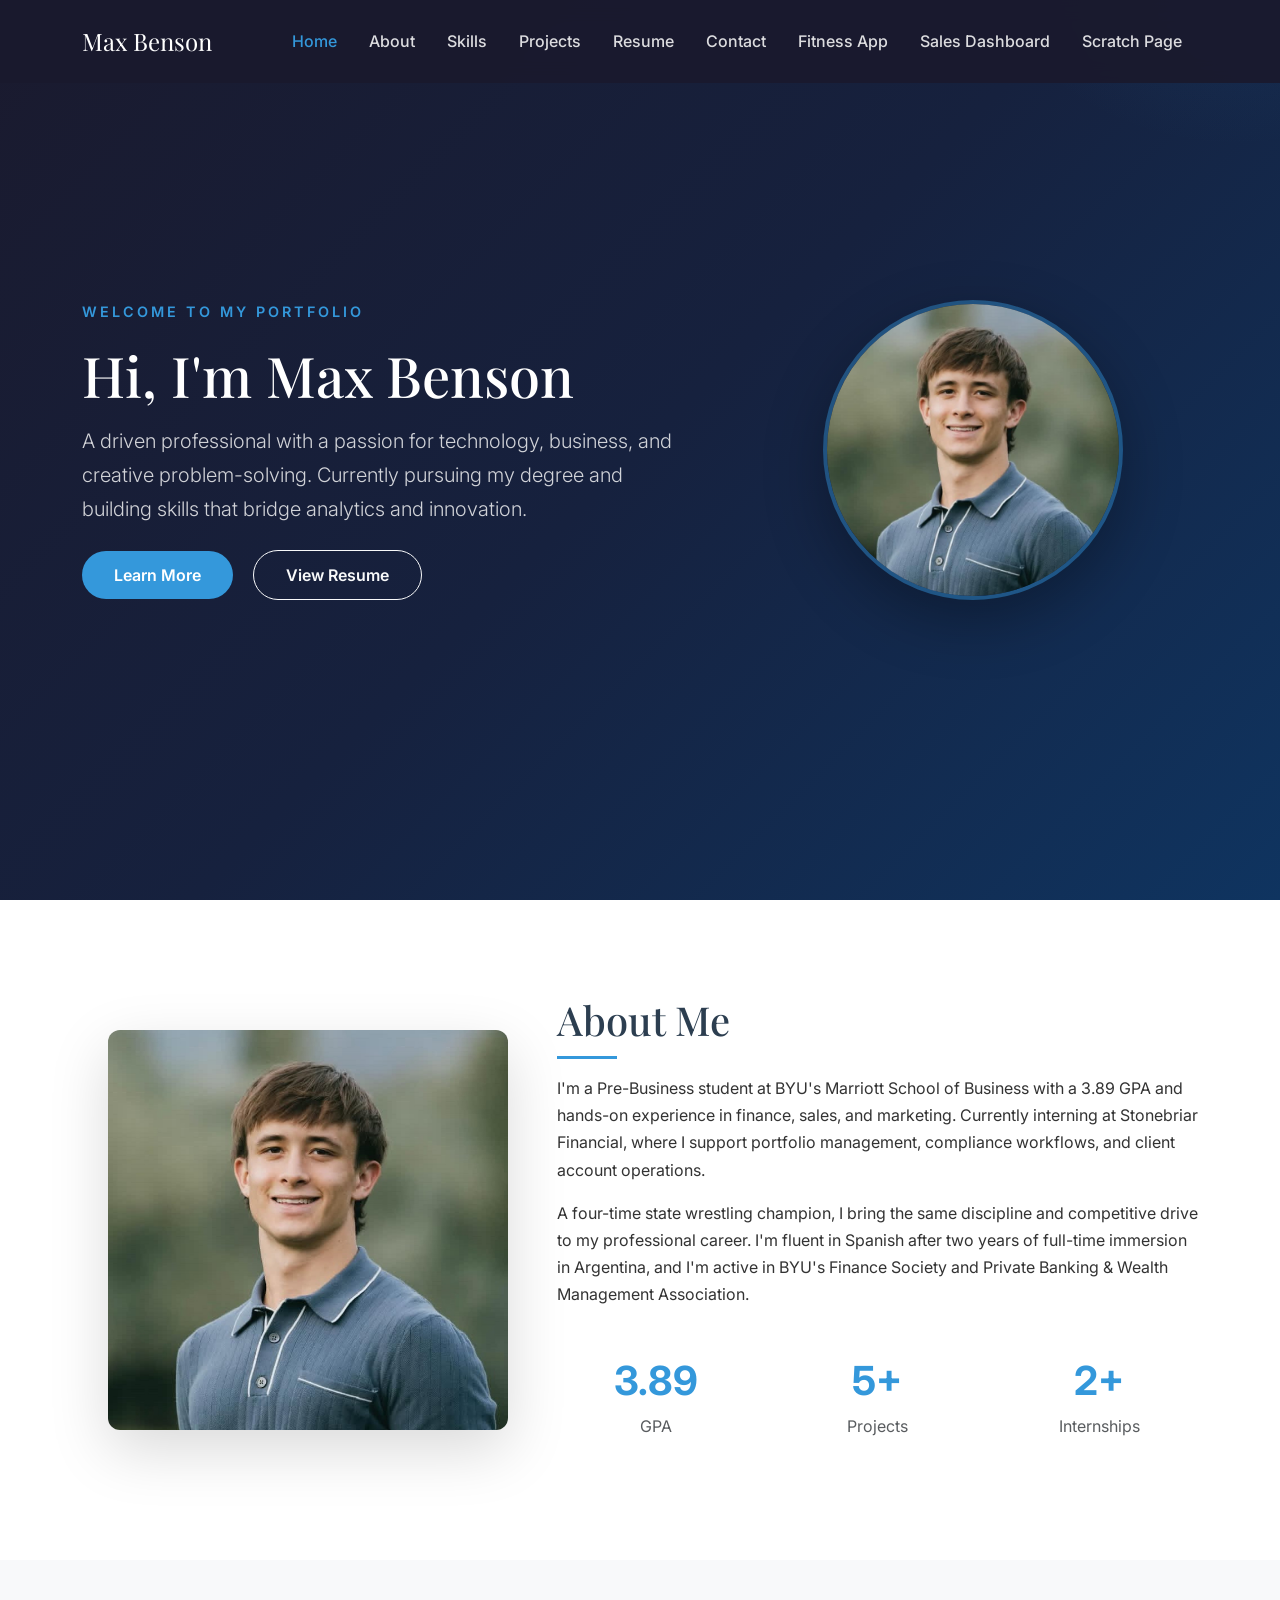
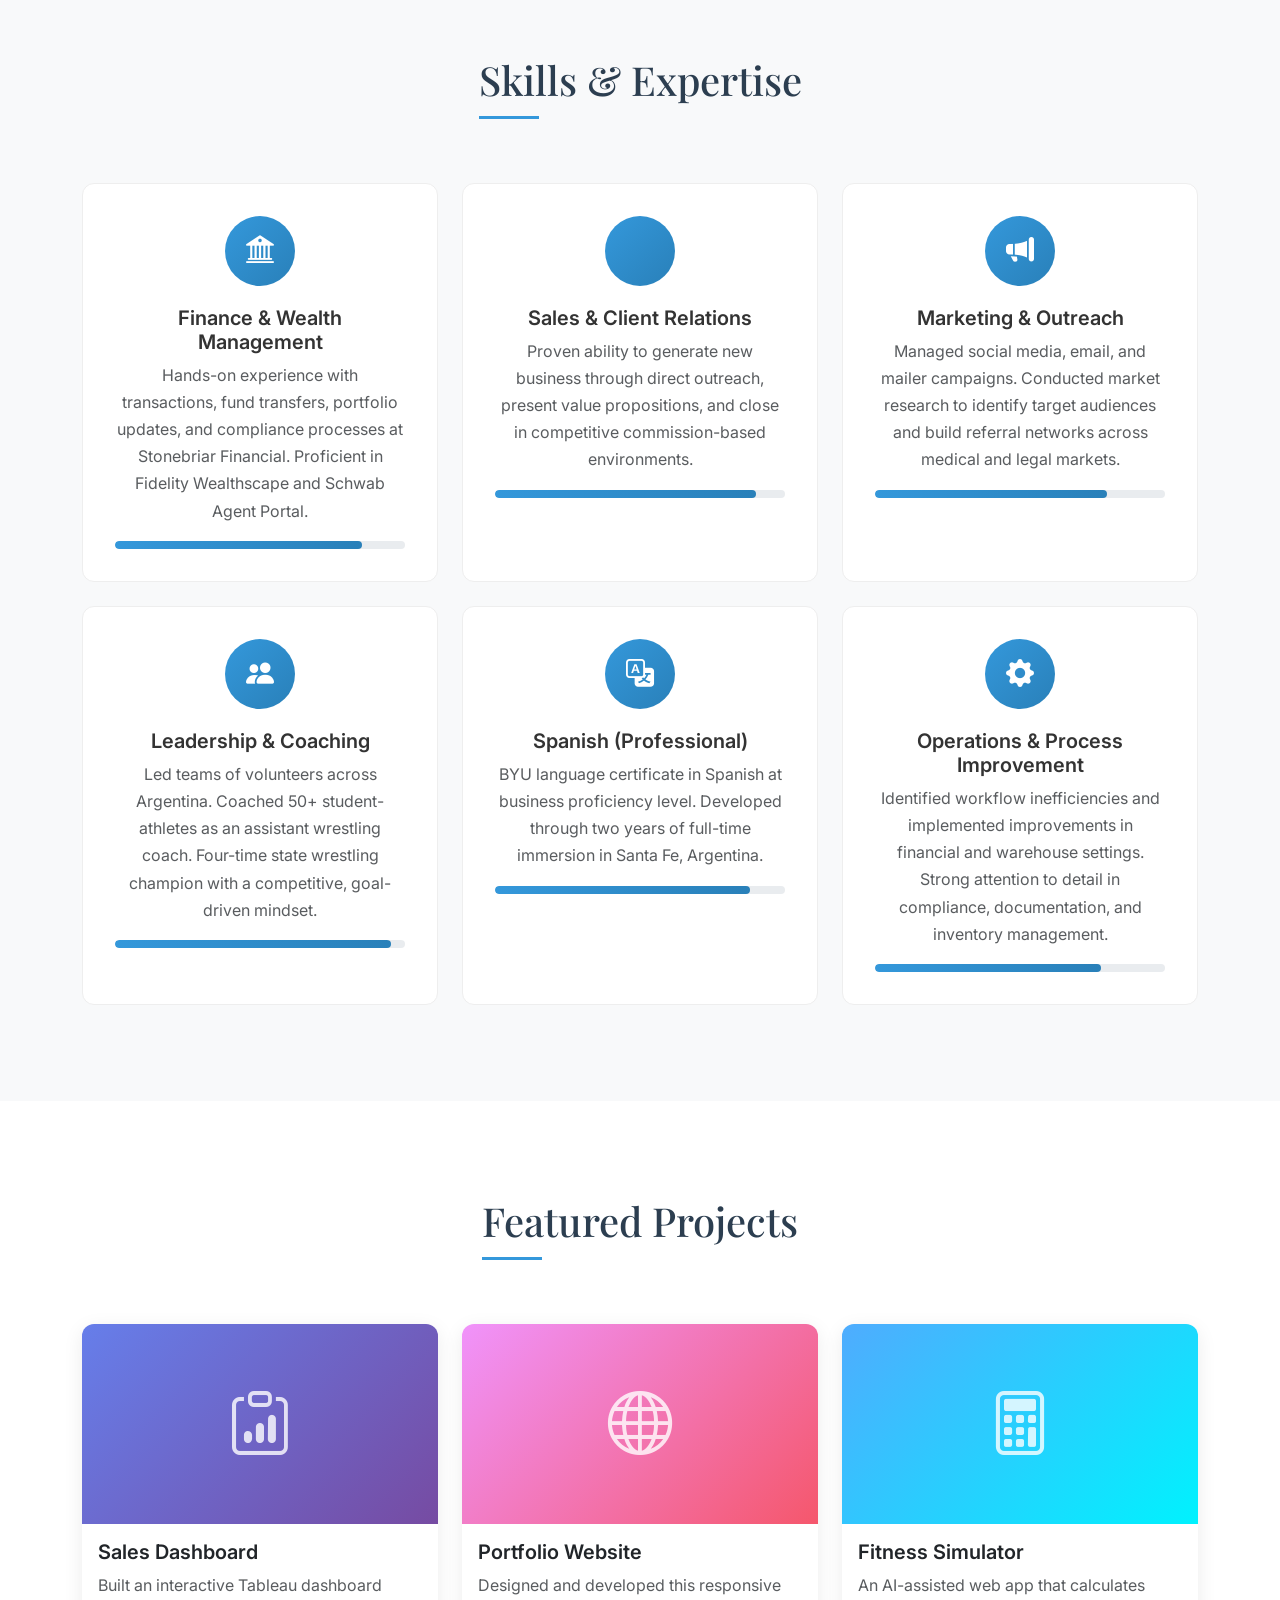
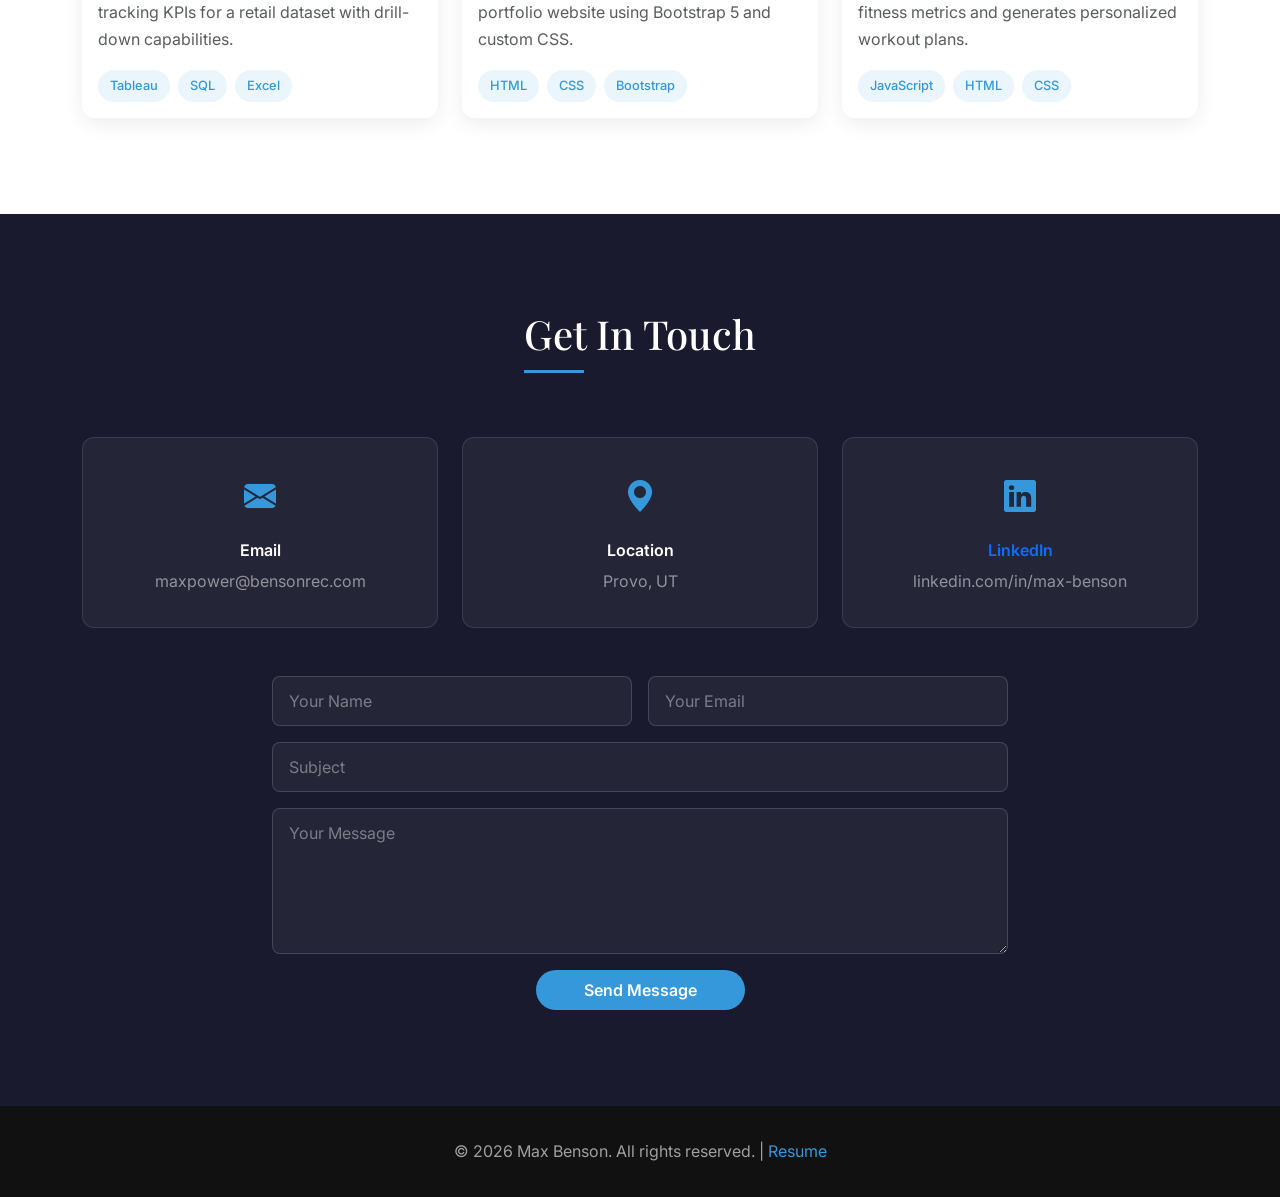
<file: index.html>
<!DOCTYPE html>
<html lang="en">
<head>
    <meta charset="UTF-8">
    <meta name="viewport" content="width=device-width, initial-scale=1.0">
    <title>Max Benson | Portfolio</title>
    <link href="https://cdn.jsdelivr.net/npm/bootstrap@5.3.3/dist/css/bootstrap.min.css" rel="stylesheet">
    <link href="https://cdn.jsdelivr.net/npm/bootstrap-icons@1.11.3/font/bootstrap-icons.min.css" rel="stylesheet">
    <link href="https://fonts.googleapis.com/css2?family=Inter:wght@300;400;500;600;700&family=Playfair+Display:wght@700&display=swap" rel="stylesheet">
    <style>
        :root {
            --primary: #2c3e50;
            --accent: #3498db;
            --accent-dark: #2980b9;
            --light-bg: #f8f9fa;
            --dark-bg: #1a1a2e;
        }

        * { scroll-behavior: smooth; }

        body {
            font-family: 'Inter', sans-serif;
            color: #333;
            line-height: 1.7;
        }

        /* Navbar */
        .navbar {
            background: rgba(26, 26, 46, 0.95) !important;
            backdrop-filter: blur(10px);
            padding: 1rem 0;
            transition: all 0.3s ease;
        }
        .navbar-brand {
            font-family: 'Playfair Display', serif;
            font-size: 1.5rem;
            color: #fff !important;
        }
        .nav-link {
            color: rgba(255,255,255,0.85) !important;
            font-weight: 500;
            margin: 0 0.5rem;
            transition: color 0.3s;
        }
        .nav-link:hover, .nav-link.active { color: #3498db !important; }

        /* Hero Section */
        .hero {
            background: linear-gradient(135deg, #1a1a2e 0%, #16213e 50%, #0f3460 100%);
            min-height: 100vh;
            display: flex;
            align-items: center;
            position: relative;
            overflow: hidden;
        }
        .hero::before {
            content: '';
            position: absolute;
            top: -50%;
            right: -20%;
            width: 600px;
            height: 600px;
            background: radial-gradient(circle, rgba(52,152,219,0.15) 0%, transparent 70%);
            border-radius: 50%;
        }
        .hero h1 {
            font-family: 'Playfair Display', serif;
            font-size: 3.5rem;
            color: #fff;
            margin-bottom: 1rem;
        }
        .hero .lead {
            color: rgba(255,255,255,0.8);
            font-size: 1.25rem;
            max-width: 600px;
        }
        .hero .btn-primary {
            background: var(--accent);
            border: none;
            padding: 0.75rem 2rem;
            font-weight: 600;
            border-radius: 50px;
            transition: all 0.3s;
        }
        .hero .btn-primary:hover {
            background: var(--accent-dark);
            transform: translateY(-2px);
            box-shadow: 0 8px 25px rgba(52,152,219,0.3);
        }
        .hero .btn-outline-light {
            padding: 0.75rem 2rem;
            font-weight: 600;
            border-radius: 50px;
            transition: all 0.3s;
        }

        /* About Section */
        .about-section { padding: 6rem 0; }
        .section-title {
            font-family: 'Playfair Display', serif;
            font-size: 2.5rem;
            color: var(--primary);
            margin-bottom: 1rem;
        }
        .section-title::after {
            content: '';
            display: block;
            width: 60px;
            height: 3px;
            background: var(--accent);
            margin-top: 0.75rem;
        }
        .about-img {
            width: 100%;
            max-width: 400px;
            border-radius: 12px;
            box-shadow: 0 20px 60px rgba(0,0,0,0.15);
        }
        .stat-card {
            text-align: center;
            padding: 1.5rem;
        }
        .stat-card h3 {
            font-size: 2.5rem;
            font-weight: 700;
            color: var(--accent);
        }

        /* Skills Section */
        .skills-section {
            background: var(--light-bg);
            padding: 6rem 0;
        }
        .skill-card {
            background: #fff;
            border-radius: 12px;
            padding: 2rem;
            text-align: center;
            transition: all 0.3s;
            border: 1px solid #eee;
            height: 100%;
        }
        .skill-card:hover {
            transform: translateY(-5px);
            box-shadow: 0 15px 40px rgba(0,0,0,0.1);
        }
        .skill-icon {
            width: 70px;
            height: 70px;
            background: linear-gradient(135deg, var(--accent), var(--accent-dark));
            border-radius: 50%;
            display: flex;
            align-items: center;
            justify-content: center;
            margin: 0 auto 1.25rem;
            font-size: 1.75rem;
            color: #fff;
        }
        .progress { height: 8px; border-radius: 4px; }
        .progress-bar {
            background: linear-gradient(90deg, var(--accent), var(--accent-dark));
            border-radius: 4px;
        }

        /* Projects Section */
        .projects-section { padding: 6rem 0; }
        .project-card {
            border: none;
            border-radius: 12px;
            overflow: hidden;
            transition: all 0.3s;
            box-shadow: 0 5px 20px rgba(0,0,0,0.08);
        }
        .project-card:hover {
            transform: translateY(-5px);
            box-shadow: 0 15px 40px rgba(0,0,0,0.15);
        }
        .project-card .card-img-top {
            height: 200px;
            object-fit: cover;
        }
        .badge-tech {
            background: rgba(52,152,219,0.1);
            color: var(--accent);
            padding: 0.35rem 0.75rem;
            border-radius: 50px;
            font-size: 0.8rem;
            font-weight: 500;
        }

        /* Contact Section */
        .contact-section {
            background: var(--dark-bg);
            padding: 6rem 0;
            color: #fff;
        }
        .contact-section .section-title { color: #fff; }
        .contact-section .section-title::after { background: var(--accent); }
        .contact-card {
            background: rgba(255,255,255,0.05);
            border: 1px solid rgba(255,255,255,0.1);
            border-radius: 12px;
            padding: 2rem;
            text-align: center;
            transition: all 0.3s;
        }
        .contact-card:hover {
            background: rgba(255,255,255,0.1);
            transform: translateY(-3px);
        }
        .contact-card i {
            font-size: 2rem;
            color: var(--accent);
            margin-bottom: 1rem;
        }
        .contact-form .form-control {
            background: rgba(255,255,255,0.05);
            border: 1px solid rgba(255,255,255,0.15);
            color: #fff;
            padding: 0.75rem 1rem;
            border-radius: 8px;
        }
        .contact-form .form-control:focus {
            background: rgba(255,255,255,0.08);
            border-color: var(--accent);
            box-shadow: 0 0 0 0.2rem rgba(52,152,219,0.25);
            color: #fff;
        }
        .contact-form .form-control::placeholder { color: rgba(255,255,255,0.4); }

        /* Footer */
        footer {
            background: #111;
            padding: 2rem 0;
            color: rgba(255,255,255,0.6);
        }
        footer a { color: var(--accent); text-decoration: none; }
        footer a:hover { color: #fff; }

        /* Responsive */
        @media (max-width: 768px) {
            .hero h1 { font-size: 2.5rem; }
            .section-title { font-size: 2rem; }
        }
    </style>
</head>
<body>

    <!-- Navbar -->
    <nav class="navbar navbar-expand-lg fixed-top">
        <div class="container">
            <a class="navbar-brand" href="#">Max Benson</a>
            <button class="navbar-toggler" type="button" data-bs-toggle="collapse" data-bs-target="#navbarNav" aria-controls="navbarNav" aria-expanded="false" aria-label="Toggle navigation">
                <span class="navbar-toggler-icon"></span>
            </button>
            <div class="collapse navbar-collapse" id="navbarNav">
                <ul class="navbar-nav ms-auto">
                    <li class="nav-item"><a class="nav-link active" href="#home">Home</a></li>
                    <li class="nav-item"><a class="nav-link" href="#about">About</a></li>
                    <li class="nav-item"><a class="nav-link" href="#skills">Skills</a></li>
                    <li class="nav-item"><a class="nav-link" href="#projects">Projects</a></li>
                    <li class="nav-item"><a class="nav-link" href="resume.html">Resume</a></li>
                    <li class="nav-item"><a class="nav-link" href="#contact">Contact</a></li>
                    <li class="nav-item"><a class="nav-link" href="app.html">Fitness App</a></li>
                    <li class="nav-item"><a class="nav-link" href="scratch.html#data">Sales Dashboard</a></li>
                    <li class="nav-item"><a class="nav-link" href="scratch.html">Scratch Page</a></li>
                </ul>
            </div>
        </div>
    </nav>

    <!-- Hero Section -->
    <section id="home" class="hero">
        <div class="container">
            <div class="row align-items-center">
                <div class="col-lg-7">
                    <p class="text-uppercase fw-semibold" style="color: var(--accent); letter-spacing: 3px; font-size: 0.9rem;">Welcome to my portfolio</p>
                    <h1>Hi, I'm Max Benson</h1>
                    <p class="lead mb-4">A driven professional with a passion for technology, business, and creative problem-solving. Currently pursuing my degree and building skills that bridge analytics and innovation.</p>
                    <a href="#about" class="btn btn-primary me-3">Learn More</a>
                    <a href="resume.html" class="btn btn-outline-light">View Resume</a>
                </div>
                <div class="col-lg-5 text-center mt-5 mt-lg-0">
                    <img src="max-headshot.png" alt="Max Benson" style="width: 300px; height: 300px; border-radius: 50%; object-fit: cover; object-position: center center; box-shadow: 0 20px 60px rgba(0,0,0,0.3); border: 4px solid rgba(52,152,219,0.4);">
                </div>
            </div>
        </div>
    </section>

    <!-- About Section -->
    <section id="about" class="about-section">
        <div class="container">
            <div class="row align-items-center">
                <div class="col-lg-5 mb-4 mb-lg-0 text-center">
                    <img src="max-headshot.png" alt="Max Benson" class="about-img">
                </div>
                <div class="col-lg-7">
                    <h2 class="section-title">About Me</h2>
                    <p>I'm a Pre-Business student at BYU's Marriott School of Business with a 3.89 GPA and hands-on experience in finance, sales, and marketing. Currently interning at Stonebriar Financial, where I support portfolio management, compliance workflows, and client account operations.</p>
                    <p>A four-time state wrestling champion, I bring the same discipline and competitive drive to my professional career. I'm fluent in Spanish after two years of full-time immersion in Argentina, and I'm active in BYU's Finance Society and Private Banking &amp; Wealth Management Association.</p>
                    <div class="row mt-4">
                        <div class="col-4 stat-card">
                            <h3>3.89</h3>
                            <p class="text-muted mb-0">GPA</p>
                        </div>
                        <div class="col-4 stat-card">
                            <h3>5+</h3>
                            <p class="text-muted mb-0">Projects</p>
                        </div>
                        <div class="col-4 stat-card">
                            <h3>2+</h3>
                            <p class="text-muted mb-0">Internships</p>
                        </div>
                    </div>
                </div>
            </div>
        </div>
    </section>

    <!-- Skills Section -->
    <section id="skills" class="skills-section">
        <div class="container">
            <div class="text-center mb-5">
                <h2 class="section-title d-inline-block">Skills &amp; Expertise</h2>
            </div>
            <div class="row g-4">
                <div class="col-md-4">
                    <div class="skill-card">
                        <div class="skill-icon"><i class="bi bi-bank2"></i></div>
                        <h5 class="fw-semibold">Finance &amp; Wealth Management</h5>
                        <p class="text-muted">Hands-on experience with transactions, fund transfers, portfolio updates, and compliance processes at Stonebriar Financial. Proficient in Fidelity Wealthscape and Schwab Agent Portal.</p>
                        <div class="progress mt-3"><div class="progress-bar" style="width: 85%"></div></div>
                    </div>
                </div>
                <div class="col-md-4">
                    <div class="skill-card">
                        <div class="skill-icon"><i class="bi bi-handshake-fill"></i></div>
                        <h5 class="fw-semibold">Sales &amp; Client Relations</h5>
                        <p class="text-muted">Proven ability to generate new business through direct outreach, present value propositions, and close in competitive commission-based environments.</p>
                        <div class="progress mt-3"><div class="progress-bar" style="width: 90%"></div></div>
                    </div>
                </div>
                <div class="col-md-4">
                    <div class="skill-card">
                        <div class="skill-icon"><i class="bi bi-megaphone-fill"></i></div>
                        <h5 class="fw-semibold">Marketing &amp; Outreach</h5>
                        <p class="text-muted">Managed social media, email, and mailer campaigns. Conducted market research to identify target audiences and build referral networks across medical and legal markets.</p>
                        <div class="progress mt-3"><div class="progress-bar" style="width: 80%"></div></div>
                    </div>
                </div>
                <div class="col-md-4">
                    <div class="skill-card">
                        <div class="skill-icon"><i class="bi bi-people-fill"></i></div>
                        <h5 class="fw-semibold">Leadership &amp; Coaching</h5>
                        <p class="text-muted">Led teams of volunteers across Argentina. Coached 50+ student-athletes as an assistant wrestling coach. Four-time state wrestling champion with a competitive, goal-driven mindset.</p>
                        <div class="progress mt-3"><div class="progress-bar" style="width: 95%"></div></div>
                    </div>
                </div>
                <div class="col-md-4">
                    <div class="skill-card">
                        <div class="skill-icon"><i class="bi bi-translate"></i></div>
                        <h5 class="fw-semibold">Spanish (Professional)</h5>
                        <p class="text-muted">BYU language certificate in Spanish at business proficiency level. Developed through two years of full-time immersion in Santa Fe, Argentina.</p>
                        <div class="progress mt-3"><div class="progress-bar" style="width: 88%"></div></div>
                    </div>
                </div>
                <div class="col-md-4">
                    <div class="skill-card">
                        <div class="skill-icon"><i class="bi bi-gear-fill"></i></div>
                        <h5 class="fw-semibold">Operations &amp; Process Improvement</h5>
                        <p class="text-muted">Identified workflow inefficiencies and implemented improvements in financial and warehouse settings. Strong attention to detail in compliance, documentation, and inventory management.</p>
                        <div class="progress mt-3"><div class="progress-bar" style="width: 78%"></div></div>
                    </div>
                </div>
            </div>
        </div>
    </section>

    <!-- Projects Section -->
    <section id="projects" class="projects-section">
        <div class="container">
            <div class="text-center mb-5">
                <h2 class="section-title d-inline-block">Featured Projects</h2>
            </div>
            <div class="row g-4">
                <div class="col-md-4">
                    <a href="scratch.html#data" style="text-decoration: none;">
                        <div class="card project-card h-100" style="cursor: pointer;">
                            <div style="height: 200px; background: linear-gradient(135deg, #667eea, #764ba2); display: flex; align-items: center; justify-content: center;">
                                <i class="bi bi-clipboard-data" style="font-size: 4rem; color: rgba(255,255,255,0.8);"></i>
                            </div>
                            <div class="card-body">
                                <h5 class="card-title fw-semibold">Sales Dashboard</h5>
                                <p class="card-text text-muted">Built an interactive Tableau dashboard tracking KPIs for a retail dataset with drill-down capabilities.</p>
                                <div class="d-flex flex-wrap gap-2">
                                    <span class="badge-tech">Tableau</span>
                                    <span class="badge-tech">SQL</span>
                                    <span class="badge-tech">Excel</span>
                                </div>
                            </div>
                        </div>
                    </a>
                </div>
                <div class="col-md-4">
                    <div class="card project-card h-100">
                        <div style="height: 200px; background: linear-gradient(135deg, #f093fb, #f5576c); display: flex; align-items: center; justify-content: center;">
                            <i class="bi bi-globe" style="font-size: 4rem; color: rgba(255,255,255,0.8);"></i>
                        </div>
                        <div class="card-body">
                            <h5 class="card-title fw-semibold">Portfolio Website</h5>
                            <p class="card-text text-muted">Designed and developed this responsive portfolio website using Bootstrap 5 and custom CSS.</p>
                            <div class="d-flex flex-wrap gap-2">
                                <span class="badge-tech">HTML</span>
                                <span class="badge-tech">CSS</span>
                                <span class="badge-tech">Bootstrap</span>
                            </div>
                        </div>
                    </div>
                </div>
                <div class="col-md-4">
                    <a href="app.html" style="text-decoration: none;">
                        <div class="card project-card h-100" style="cursor: pointer;">
                            <div style="height: 200px; background: linear-gradient(135deg, #4facfe, #00f2fe); display: flex; align-items: center; justify-content: center;">
                                <i class="bi bi-calculator" style="font-size: 4rem; color: rgba(255,255,255,0.8);"></i>
                            </div>
                            <div class="card-body">
                                <h5 class="card-title fw-semibold">Fitness Simulator</h5>
                                <p class="card-text text-muted">An AI-assisted web app that calculates fitness metrics and generates personalized workout plans.</p>
                                <div class="d-flex flex-wrap gap-2">
                                    <span class="badge-tech">JavaScript</span>
                                    <span class="badge-tech">HTML</span>
                                    <span class="badge-tech">CSS</span>
                                </div>
                            </div>
                        </div>
                    </a>
                </div>
            </div>
        </div>
    </section>

    <!-- Contact Section -->
    <section id="contact" class="contact-section">
        <div class="container">
            <div class="text-center mb-5">
                <h2 class="section-title d-inline-block">Get In Touch</h2>
            </div>
            <div class="row g-4 mb-5">
                <div class="col-md-4">
                    <div class="contact-card">
                        <i class="bi bi-envelope-fill d-block"></i>
                        <h6 class="fw-semibold">Email</h6>
                        <p class="text-white-50 mb-0">maxpower@bensonrec.com</p>
                    </div>
                </div>
                <div class="col-md-4">
                    <div class="contact-card">
                        <i class="bi bi-geo-alt-fill d-block"></i>
                        <h6 class="fw-semibold">Location</h6>
                        <p class="text-white-50 mb-0">Provo, UT</p>
                    </div>
                </div>
                <div class="col-md-4">
                    <a href="https://www.linkedin.com/in/max-benson-2b4841351/" target="_blank" style="text-decoration: none;">
                    <div class="contact-card">
                        <i class="bi bi-linkedin d-block"></i>
                        <h6 class="fw-semibold">LinkedIn</h6>
                        <p class="text-white-50 mb-0">linkedin.com/in/max-benson</p>
                    </div>
                    </a>
                </div>
            </div>
            <div class="row justify-content-center">
                <div class="col-lg-8">
                    <form class="contact-form">
                        <div class="row g-3">
                            <div class="col-md-6">
                                <input type="text" class="form-control" placeholder="Your Name">
                            </div>
                            <div class="col-md-6">
                                <input type="email" class="form-control" placeholder="Your Email">
                            </div>
                            <div class="col-12">
                                <input type="text" class="form-control" placeholder="Subject">
                            </div>
                            <div class="col-12">
                                <textarea class="form-control" rows="5" placeholder="Your Message"></textarea>
                            </div>
                            <div class="col-12 text-center">
                                <button type="submit" class="btn btn-primary px-5 py-2" style="background: var(--accent); border: none; border-radius: 50px; font-weight: 600;">Send Message</button>
                            </div>
                        </div>
                    </form>
                </div>
            </div>
        </div>
    </section>

    <!-- Footer -->
    <footer>
        <div class="container text-center">
            <p class="mb-0">&copy; 2026 Max Benson. All rights reserved. | <a href="resume.html">Resume</a></p>
        </div>
    </footer>

    <script src="https://cdn.jsdelivr.net/npm/bootstrap@5.3.3/dist/js/bootstrap.bundle.min.js"></script>
    <script>
        // Navbar scroll effect
        window.addEventListener('scroll', function() {
            const navbar = document.querySelector('.navbar');
            if (window.scrollY > 50) {
                navbar.style.padding = '0.5rem 0';
                navbar.style.boxShadow = '0 2px 20px rgba(0,0,0,0.3)';
            } else {
                navbar.style.padding = '1rem 0';
                navbar.style.boxShadow = 'none';
            }
        });
    </script>
</body>
</html>
</file>
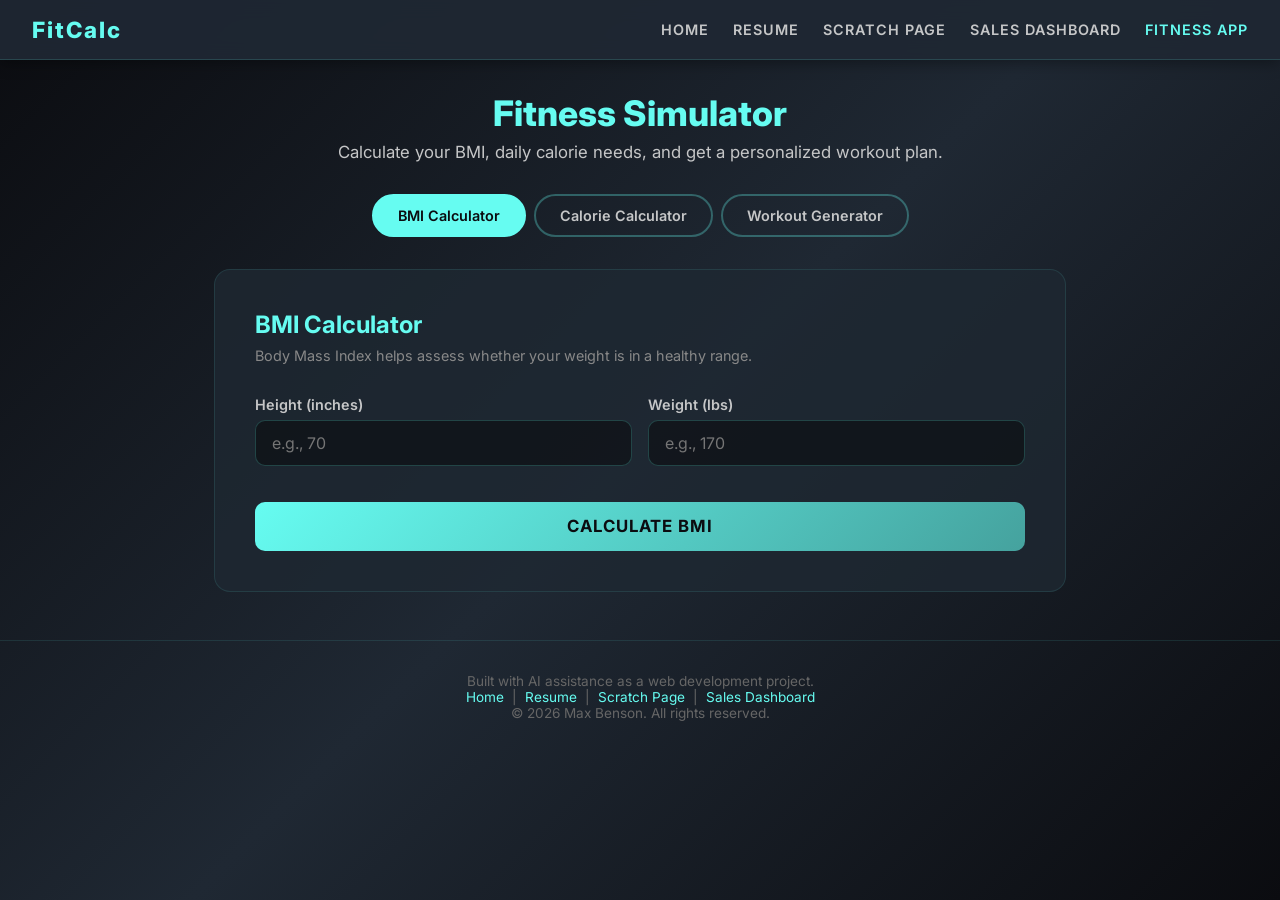
<file: app.html>
<!DOCTYPE html>
<html lang="en">
<head>
    <meta charset="UTF-8">
    <meta name="viewport" content="width=device-width, initial-scale=1.0">
    <title>FitCalc | Fitness Simulator</title>
    <style>
        @import url('https://fonts.googleapis.com/css2?family=Inter:wght@300;400;500;600;700;800&display=swap');

        * { margin: 0; padding: 0; box-sizing: border-box; }

        body {
            font-family: 'Inter', sans-serif;
            background: linear-gradient(135deg, #0b0c10 0%, #1f2833 50%, #0b0c10 100%);
            min-height: 100vh;
            color: #c5c6c7;
            overflow-x: hidden;
        }

        /* Nav */
        .app-nav {
            background: rgba(31, 40, 51, 0.95);
            backdrop-filter: blur(10px);
            padding: 1rem 2rem;
            display: flex;
            justify-content: space-between;
            align-items: center;
            border-bottom: 1px solid rgba(102, 252, 241, 0.15);
            position: sticky;
            top: 0;
            z-index: 1000;
            box-shadow: 0 2px 15px rgba(0,0,0,0.4);
        }
        .app-nav .brand {
            font-size: 1.4rem;
            font-weight: 800;
            color: #66fcf1;
            letter-spacing: 2px;
        }
        .app-nav .nav-links-right {
            display: flex;
            gap: 1.5rem;
            align-items: center;
        }
        .app-nav a {
            color: #c5c6c7;
            text-decoration: none;
            font-weight: 600;
            font-size: 0.9rem;
            text-transform: uppercase;
            letter-spacing: 1px;
            transition: color 0.3s;
        }
        .app-nav a:hover { color: #66fcf1; }
        .app-nav a.active-page { color: #66fcf1; }

        .app-container {
            max-width: 900px;
            margin: 2rem auto;
            padding: 0 1.5rem;
        }

        .app-header {
            text-align: center;
            margin-bottom: 2rem;
        }
        .app-header h1 {
            font-size: 2.2rem;
            font-weight: 800;
            color: #66fcf1;
            margin-bottom: 0.5rem;
        }
        .app-header p { color: #c5c6c7; font-size: 1.05rem; }

        /* Tabs */
        .tab-container {
            display: flex;
            gap: 0.5rem;
            margin-bottom: 2rem;
            flex-wrap: wrap;
            justify-content: center;
        }
        .tab-btn {
            padding: 0.7rem 1.5rem;
            border: 2px solid rgba(102, 252, 241, 0.3);
            background: transparent;
            color: #c5c6c7;
            border-radius: 50px;
            cursor: pointer;
            font-family: 'Inter', sans-serif;
            font-weight: 600;
            font-size: 0.9rem;
            transition: all 0.3s;
        }
        .tab-btn:hover {
            border-color: #66fcf1;
            color: #66fcf1;
        }
        .tab-btn.active {
            background: #66fcf1;
            color: #0b0c10;
            border-color: #66fcf1;
        }

        /* Cards */
        .calc-card {
            background: rgba(31, 40, 51, 0.8);
            border: 1px solid rgba(102, 252, 241, 0.1);
            border-radius: 16px;
            padding: 2.5rem;
            display: none;
            animation: fadeIn 0.4s ease;
        }
        .calc-card.active { display: block; }

        @keyframes fadeIn {
            from { opacity: 0; transform: translateY(10px); }
            to { opacity: 1; transform: translateY(0); }
        }

        .calc-card h2 {
            color: #66fcf1;
            font-size: 1.5rem;
            margin-bottom: 0.5rem;
        }
        .calc-card .subtitle {
            color: #888;
            font-size: 0.9rem;
            margin-bottom: 2rem;
        }

        /* Forms */
        .form-group {
            margin-bottom: 1.25rem;
        }
        .form-group label {
            display: block;
            font-weight: 600;
            margin-bottom: 0.4rem;
            color: #c5c6c7;
            font-size: 0.9rem;
        }
        .form-group input,
        .form-group select {
            width: 100%;
            padding: 0.75rem 1rem;
            background: rgba(11, 12, 16, 0.6);
            border: 1px solid rgba(102, 252, 241, 0.2);
            border-radius: 10px;
            color: #fff;
            font-family: 'Inter', sans-serif;
            font-size: 1rem;
            transition: border-color 0.3s;
        }
        .form-group input:focus,
        .form-group select:focus {
            outline: none;
            border-color: #66fcf1;
            box-shadow: 0 0 0 3px rgba(102, 252, 241, 0.15);
        }
        .form-group select option { background: #1f2833; }

        .form-row {
            display: grid;
            grid-template-columns: 1fr 1fr;
            gap: 1rem;
        }

        .radio-group {
            display: flex;
            gap: 1rem;
            margin-top: 0.3rem;
        }
        .radio-group label {
            display: flex;
            align-items: center;
            gap: 0.4rem;
            cursor: pointer;
            font-weight: 400;
        }
        .radio-group input[type="radio"] { accent-color: #66fcf1; }

        /* Buttons */
        .calc-btn {
            width: 100%;
            padding: 0.9rem;
            background: linear-gradient(135deg, #66fcf1, #45a29e);
            border: none;
            border-radius: 10px;
            color: #0b0c10;
            font-family: 'Inter', sans-serif;
            font-size: 1.05rem;
            font-weight: 700;
            cursor: pointer;
            transition: all 0.3s;
            margin-top: 1rem;
            text-transform: uppercase;
            letter-spacing: 1px;
        }
        .calc-btn:hover {
            transform: translateY(-2px);
            box-shadow: 0 8px 25px rgba(102, 252, 241, 0.3);
        }

        /* Results */
        .result-box {
            margin-top: 2rem;
            padding: 1.5rem;
            background: rgba(102, 252, 241, 0.05);
            border: 1px solid rgba(102, 252, 241, 0.2);
            border-radius: 12px;
            display: none;
            animation: fadeIn 0.4s ease;
        }
        .result-box.show { display: block; }
        .result-title {
            font-weight: 700;
            color: #66fcf1;
            margin-bottom: 1rem;
            font-size: 1.1rem;
        }
        .result-value {
            font-size: 2.5rem;
            font-weight: 800;
            color: #fff;
            margin-bottom: 0.25rem;
        }
        .result-label {
            color: #888;
            font-size: 0.85rem;
        }
        .result-grid {
            display: grid;
            grid-template-columns: repeat(auto-fit, minmax(140px, 1fr));
            gap: 1rem;
            margin-top: 1rem;
        }
        .result-item {
            background: rgba(31, 40, 51, 0.5);
            padding: 1rem;
            border-radius: 10px;
            text-align: center;
        }
        .result-item .val {
            font-size: 1.6rem;
            font-weight: 700;
            color: #66fcf1;
        }
        .result-item .lbl {
            font-size: 0.8rem;
            color: #888;
            margin-top: 0.25rem;
        }

        /* Progress bar for BMI */
        .bmi-bar {
            width: 100%;
            height: 12px;
            background: linear-gradient(90deg, #45a29e 0%, #66fcf1 25%, #f1c40f 50%, #e67e22 75%, #e74c3c 100%);
            border-radius: 6px;
            margin-top: 1rem;
            position: relative;
        }
        .bmi-marker {
            width: 4px;
            height: 20px;
            background: #fff;
            border-radius: 2px;
            position: absolute;
            top: -4px;
            transition: left 0.5s ease;
            box-shadow: 0 0 8px rgba(255,255,255,0.5);
        }
        .bmi-labels {
            display: flex;
            justify-content: space-between;
            margin-top: 0.5rem;
            font-size: 0.7rem;
            color: #888;
        }

        /* Workout plan */
        .workout-day {
            background: rgba(11, 12, 16, 0.4);
            border: 1px solid rgba(102, 252, 241, 0.1);
            border-radius: 10px;
            padding: 1.25rem;
            margin-bottom: 0.75rem;
        }
        .workout-day h4 {
            color: #66fcf1;
            font-size: 1rem;
            margin-bottom: 0.5rem;
        }
        .workout-day p {
            color: #c5c6c7;
            font-size: 0.9rem;
            margin: 0;
            line-height: 1.6;
        }

        /* Footer */
        .app-footer {
            text-align: center;
            padding: 2rem;
            margin-top: 3rem;
            border-top: 1px solid rgba(102, 252, 241, 0.1);
            font-size: 0.85rem;
            color: #666;
        }
        .app-footer a { color: #66fcf1; text-decoration: none; }
        .app-footer a:hover { text-decoration: underline; }

        @media (max-width: 600px) {
            .form-row { grid-template-columns: 1fr; }
            .result-value { font-size: 2rem; }
            .app-header h1 { font-size: 1.6rem; }
        }
    </style>
</head>
<body>

    <nav class="app-nav">
        <span class="brand">FitCalc</span>
        <div class="nav-links-right">
            <a href="index.html">Home</a>
            <a href="resume.html">Resume</a>
            <a href="scratch.html">Scratch Page</a>
            <a href="scratch.html#data">Sales Dashboard</a>
            <a href="app.html" class="active-page">Fitness App</a>
        </div>
    </nav>

    <div class="app-container">
        <div class="app-header">
            <h1>Fitness Simulator</h1>
            <p>Calculate your BMI, daily calorie needs, and get a personalized workout plan.</p>
        </div>

        <!-- Tabs -->
        <div class="tab-container">
            <button class="tab-btn active" onclick="switchTab('bmi')">BMI Calculator</button>
            <button class="tab-btn" onclick="switchTab('calorie')">Calorie Calculator</button>
            <button class="tab-btn" onclick="switchTab('workout')">Workout Generator</button>
        </div>

        <!-- BMI Calculator -->
        <div id="bmi" class="calc-card active">
            <h2>BMI Calculator</h2>
            <p class="subtitle">Body Mass Index helps assess whether your weight is in a healthy range.</p>
            <div class="form-row">
                <div class="form-group">
                    <label>Height (inches)</label>
                    <input type="number" id="bmi-height" placeholder="e.g., 70" min="36" max="96">
                </div>
                <div class="form-group">
                    <label>Weight (lbs)</label>
                    <input type="number" id="bmi-weight" placeholder="e.g., 170" min="50" max="800">
                </div>
            </div>
            <button class="calc-btn" onclick="calculateBMI()">Calculate BMI</button>
            <div id="bmi-result" class="result-box">
                <p class="result-title">Your Results</p>
                <div style="text-align: center;">
                    <div class="result-value" id="bmi-value">--</div>
                    <div class="result-label" id="bmi-category">--</div>
                </div>
                <div class="bmi-bar">
                    <div class="bmi-marker" id="bmi-marker"></div>
                </div>
                <div class="bmi-labels">
                    <span>Underweight</span>
                    <span>Normal</span>
                    <span>Overweight</span>
                    <span>Obese</span>
                </div>
            </div>
        </div>

        <!-- Calorie Calculator -->
        <div id="calorie" class="calc-card">
            <h2>Daily Calorie Calculator</h2>
            <p class="subtitle">Estimate your Total Daily Energy Expenditure (TDEE) using the Mifflin-St Jeor equation.</p>
            <div class="form-group">
                <label>Gender</label>
                <div class="radio-group">
                    <label><input type="radio" name="cal-gender" value="male" checked> Male</label>
                    <label><input type="radio" name="cal-gender" value="female"> Female</label>
                </div>
            </div>
            <div class="form-row">
                <div class="form-group">
                    <label>Age (years)</label>
                    <input type="number" id="cal-age" placeholder="e.g., 25" min="10" max="120">
                </div>
                <div class="form-group">
                    <label>Weight (lbs)</label>
                    <input type="number" id="cal-weight" placeholder="e.g., 170" min="50" max="800">
                </div>
            </div>
            <div class="form-row">
                <div class="form-group">
                    <label>Height (inches)</label>
                    <input type="number" id="cal-height" placeholder="e.g., 70" min="36" max="96">
                </div>
                <div class="form-group">
                    <label>Activity Level</label>
                    <select id="cal-activity">
                        <option value="1.2">Sedentary (little or no exercise)</option>
                        <option value="1.375">Lightly Active (1-3 days/week)</option>
                        <option value="1.55" selected>Moderately Active (3-5 days/week)</option>
                        <option value="1.725">Very Active (6-7 days/week)</option>
                        <option value="1.9">Extremely Active (athlete/physical job)</option>
                    </select>
                </div>
            </div>
            <button class="calc-btn" onclick="calculateCalories()">Calculate Calories</button>
            <div id="cal-result" class="result-box">
                <p class="result-title">Your Daily Calorie Needs</p>
                <div style="text-align: center;">
                    <div class="result-value" id="cal-tdee">--</div>
                    <div class="result-label">calories/day (maintenance)</div>
                </div>
                <div class="result-grid">
                    <div class="result-item">
                        <div class="val" id="cal-lose">--</div>
                        <div class="lbl">Lose Weight</div>
                    </div>
                    <div class="result-item">
                        <div class="val" id="cal-maintain">--</div>
                        <div class="lbl">Maintain</div>
                    </div>
                    <div class="result-item">
                        <div class="val" id="cal-gain">--</div>
                        <div class="lbl">Gain Muscle</div>
                    </div>
                    <div class="result-item">
                        <div class="val" id="cal-protein">--</div>
                        <div class="lbl">Protein (g/day)</div>
                    </div>
                </div>
            </div>
        </div>

        <!-- Workout Generator -->
        <div id="workout" class="calc-card">
            <h2>Workout Plan Generator</h2>
            <p class="subtitle">Get a personalized weekly workout plan based on your fitness goal and experience level.</p>
            <div class="form-row">
                <div class="form-group">
                    <label>Fitness Goal</label>
                    <select id="wk-goal">
                        <option value="lose">Lose Weight</option>
                        <option value="build" selected>Build Muscle</option>
                        <option value="endurance">Improve Endurance</option>
                        <option value="general">General Fitness</option>
                    </select>
                </div>
                <div class="form-group">
                    <label>Experience Level</label>
                    <select id="wk-level">
                        <option value="beginner">Beginner</option>
                        <option value="intermediate" selected>Intermediate</option>
                        <option value="advanced">Advanced</option>
                    </select>
                </div>
            </div>
            <div class="form-group">
                <label>Days Per Week</label>
                <select id="wk-days">
                    <option value="3">3 days</option>
                    <option value="4" selected>4 days</option>
                    <option value="5">5 days</option>
                    <option value="6">6 days</option>
                </select>
            </div>
            <button class="calc-btn" onclick="generateWorkout()">Generate My Plan</button>
            <div id="wk-result" class="result-box"></div>
        </div>
    </div>

    <div class="app-footer">
        <p>Built with AI assistance as a web development project.</p>
        <p><a href="index.html">Home</a> &nbsp;|&nbsp; <a href="resume.html">Resume</a> &nbsp;|&nbsp; <a href="scratch.html">Scratch Page</a> &nbsp;|&nbsp; <a href="scratch.html#data">Sales Dashboard</a></p>
        <p>&copy; 2026 Max Benson. All rights reserved.</p>
    </div>

    <script>
        // Tab switching
        function switchTab(tabId) {
            document.querySelectorAll('.calc-card').forEach(c => c.classList.remove('active'));
            document.querySelectorAll('.tab-btn').forEach(b => b.classList.remove('active'));
            document.getElementById(tabId).classList.add('active');
            event.target.classList.add('active');
        }

        // BMI Calculator
        function calculateBMI() {
            const height = parseFloat(document.getElementById('bmi-height').value);
            const weight = parseFloat(document.getElementById('bmi-weight').value);

            if (!height || !weight || height <= 0 || weight <= 0) {
                alert('Please enter valid height and weight values.');
                return;
            }

            const bmi = (weight / (height * height)) * 703;
            let category = '';
            let color = '';

            if (bmi < 18.5) { category = 'Underweight'; color = '#45a29e'; }
            else if (bmi < 25) { category = 'Normal Weight'; color = '#66fcf1'; }
            else if (bmi < 30) { category = 'Overweight'; color = '#f1c40f'; }
            else { category = 'Obese'; color = '#e74c3c'; }

            document.getElementById('bmi-value').textContent = bmi.toFixed(1);
            document.getElementById('bmi-value').style.color = color;
            document.getElementById('bmi-category').textContent = category;

            // Position marker on gradient bar (BMI 10-45 range mapped to 0-100%)
            const percent = Math.min(Math.max((bmi - 10) / 35 * 100, 0), 100);
            document.getElementById('bmi-marker').style.left = percent + '%';

            document.getElementById('bmi-result').classList.add('show');
        }

        // Calorie Calculator (Mifflin-St Jeor)
        function calculateCalories() {
            const gender = document.querySelector('input[name="cal-gender"]:checked').value;
            const age = parseFloat(document.getElementById('cal-age').value);
            const weight = parseFloat(document.getElementById('cal-weight').value);
            const height = parseFloat(document.getElementById('cal-height').value);
            const activity = parseFloat(document.getElementById('cal-activity').value);

            if (!age || !weight || !height) {
                alert('Please fill in all fields.');
                return;
            }

            // Convert to metric
            const weightKg = weight * 0.453592;
            const heightCm = height * 2.54;

            // Mifflin-St Jeor
            let bmr;
            if (gender === 'male') {
                bmr = (10 * weightKg) + (6.25 * heightCm) - (5 * age) + 5;
            } else {
                bmr = (10 * weightKg) + (6.25 * heightCm) - (5 * age) - 161;
            }

            const tdee = Math.round(bmr * activity);
            const protein = Math.round(weightKg * 1.8);

            document.getElementById('cal-tdee').textContent = tdee.toLocaleString();
            document.getElementById('cal-lose').textContent = (tdee - 500).toLocaleString();
            document.getElementById('cal-maintain').textContent = tdee.toLocaleString();
            document.getElementById('cal-gain').textContent = (tdee + 300).toLocaleString();
            document.getElementById('cal-protein').textContent = protein + 'g';

            document.getElementById('cal-result').classList.add('show');
        }

        // Workout Generator
        function generateWorkout() {
            const goal = document.getElementById('wk-goal').value;
            const level = document.getElementById('wk-level').value;
            const days = parseInt(document.getElementById('wk-days').value);

            const workouts = {
                lose: {
                    beginner: [
                        { name: 'Full Body Circuit', desc: 'Bodyweight squats (3x12), Push-ups (3x8), Lunges (3x10 each), Plank (3x30s), Jumping jacks (3x20)' },
                        { name: 'Cardio & Core', desc: 'Brisk walk or jog (25 min), Bicycle crunches (3x15), Mountain climbers (3x12), Dead bugs (3x10 each side)' },
                        { name: 'Low Impact Cardio', desc: 'Cycling or swimming (30 min), Glute bridges (3x15), Wall sit (3x30s), Calf raises (3x15)' },
                        { name: 'Active Recovery', desc: 'Yoga or stretching (30 min), Light walk (20 min), Foam rolling' },
                        { name: 'HIIT Lite', desc: '30s high knees / 30s rest x 8 rounds, followed by 3x10 burpee modifications, cool-down stretching' },
                        { name: 'Outdoor Cardio', desc: 'Hiking or brisk walking (45 min), Bodyweight squats at rest stops (3x10), Deep breathing exercises' }
                    ],
                    intermediate: [
                        { name: 'HIIT Cardio', desc: '40s work / 20s rest: Burpees, jump squats, mountain climbers, high knees, tuck jumps. 4 rounds total.' },
                        { name: 'Upper Body + Cardio', desc: 'Dumbbell press (4x10), Rows (4x10), Push-ups (3x15), Arnold press (3x10), 15 min jump rope intervals' },
                        { name: 'Lower Body Burn', desc: 'Goblet squats (4x12), Romanian deadlifts (4x10), Walking lunges (3x12 each), Box jumps (3x8), Wall sit (3x45s)' },
                        { name: 'Core & Cardio Mix', desc: 'Running intervals (1 min fast / 1 min easy x 10), Russian twists (3x20), Leg raises (3x12), Plank (3x60s)' },
                        { name: 'Full Body Metabolic', desc: 'Kettlebell swings (4x15), Thrusters (3x12), Renegade rows (3x10), Battle ropes (3x30s), Rowing (10 min)' },
                        { name: 'Endurance Cardio', desc: 'Steady-state run or bike (40 min), Ab circuit: V-ups, flutter kicks, dead bugs (3x12 each)' }
                    ],
                    advanced: [
                        { name: 'Intense HIIT', desc: 'Tabata: 20s max effort / 10s rest x 8 for burpees, box jumps, sprints, clean & press. 2-min rest between exercises.' },
                        { name: 'Heavy Compound + Cardio', desc: 'Barbell squats (5x5), Deadlifts (5x5), Bench press (4x8), 20 min assault bike intervals' },
                        { name: 'Plyometric Power', desc: 'Depth jumps (4x6), Clap push-ups (4x8), Box jump overs (4x10), Lateral bounds (4x8), Sprint intervals (8x100m)' },
                        { name: 'Olympic Lifting + HIIT', desc: 'Power cleans (5x3), Snatches (5x3), Front squats (4x6), 15 min EMOM: 5 burpees + 10 KB swings' },
                        { name: 'Competition Prep', desc: 'AM: 5K tempo run. PM: Circuit of thrusters, pull-ups, box jumps, rowing (5 rounds for time)' },
                        { name: 'Active Recovery', desc: 'Yoga or mobility flow (45 min), Light swimming (20 min), Foam rolling and stretching' }
                    ]
                },
                build: {
                    beginner: [
                        { name: 'Push Day', desc: 'Dumbbell bench press (3x10), Overhead press (3x10), Incline press (3x10), Tricep dips (3x8), Lateral raises (3x12)' },
                        { name: 'Pull Day', desc: 'Lat pulldowns (3x10), Dumbbell rows (3x10 each), Face pulls (3x12), Bicep curls (3x10), Hammer curls (3x10)' },
                        { name: 'Leg Day', desc: 'Goblet squats (3x12), Leg press (3x12), Romanian deadlifts (3x10), Leg curls (3x12), Calf raises (3x15)' },
                        { name: 'Full Body', desc: 'Bench press (3x8), Barbell rows (3x8), Squats (3x8), Overhead press (3x8), Planks (3x45s)' },
                        { name: 'Upper Focus', desc: 'Push-ups (3x max), Chin-ups (3x max), Dumbbell press (3x10), Cable rows (3x12), Tricep pushdowns (3x12)' },
                        { name: 'Lower Focus', desc: 'Sumo squats (3x12), Hip thrusts (3x12), Step-ups (3x10 each), Leg extensions (3x12), Seated calf raises (3x15)' }
                    ],
                    intermediate: [
                        { name: 'Chest & Triceps', desc: 'Barbell bench (4x8), Incline dumbbell press (4x10), Cable flies (3x12), Dips (3x10), Skull crushers (3x10), Overhead extension (3x12)' },
                        { name: 'Back & Biceps', desc: 'Deadlifts (4x6), Pull-ups (4x8), Barbell rows (4x8), Cable rows (3x12), Barbell curls (3x10), Incline curls (3x10)' },
                        { name: 'Legs & Shoulders', desc: 'Squats (4x8), Romanian deadlifts (4x8), Leg press (3x12), Military press (4x8), Lateral raises (4x12), Rear delt flies (3x12)' },
                        { name: 'Upper Power', desc: 'Bench press (5x5), Barbell rows (5x5), Overhead press (4x6), Weighted pull-ups (4x6), Dips (3x10)' },
                        { name: 'Lower Power', desc: 'Back squats (5x5), Front squats (4x6), Sumo deadlifts (4x6), Walking lunges (3x12 each), Calf raises (4x15)' },
                        { name: 'Arms & Accessories', desc: 'Close-grip bench (4x8), Barbell curls (4x8), Rope pushdowns (3x12), Hammer curls (3x10), Face pulls (3x15), Lateral raises (3x12)' }
                    ],
                    advanced: [
                        { name: 'Heavy Chest', desc: 'Bench press (5x5, 1x3 heavy), Incline barbell (4x6), Weighted dips (4x8), Cable crossovers (4x12), Pec deck (3x12)' },
                        { name: 'Heavy Back', desc: 'Deadlifts (5x3), Weighted pull-ups (4x6), Pendlay rows (4x6), T-bar rows (4x8), Straight-arm pulldowns (3x12)' },
                        { name: 'Legs: Quad Focus', desc: 'Back squats (5x5), Front squats (4x6), Hack squats (4x8), Leg extensions (4x12), Sissy squats (3x10)' },
                        { name: 'Shoulders & Arms', desc: 'Push press (5x5), Arnold press (4x8), Upright rows (3x10), Supersets: curls + pushdowns (4x10 each), 21s' },
                        { name: 'Legs: Posterior Chain', desc: 'Romanian deadlifts (5x6), Hip thrusts (4x8), Nordic curls (3x6), Good mornings (3x10), Standing calf raises (5x12)' },
                        { name: 'Hypertrophy Full Body', desc: 'Incline press (3x12), Cable rows (3x12), Leg press (3x15), Lateral raises (4x15), Face pulls (3x15), Planks (3x60s)' }
                    ]
                },
                endurance: {
                    beginner: [
                        { name: 'Easy Run + Core', desc: 'Jog at conversational pace (20-25 min), Planks (3x30s), Dead bugs (3x10), Glute bridges (3x12)' },
                        { name: 'Cross-Training', desc: 'Cycling or swimming (30 min moderate), Bodyweight squats (3x15), Push-ups (3x8)' },
                        { name: 'Interval Introduction', desc: 'Walk 2 min / Jog 1 min x 10, then stretching and cool-down (10 min)' },
                        { name: 'Long Slow Distance', desc: 'Walk/jog at easy pace (35-40 min). Focus on keeping a steady effort. Light stretching after.' },
                        { name: 'Strength for Runners', desc: 'Lunges (3x10 each), Step-ups (3x10 each), Calf raises (3x15), Plank (3x45s), Side plank (3x30s each)' },
                        { name: 'Active Recovery', desc: 'Easy walk (20 min), Yoga or deep stretching (20 min), Foam rolling' }
                    ],
                    intermediate: [
                        { name: 'Tempo Run', desc: 'Warm-up jog (10 min), Tempo pace run (20 min at "comfortably hard"), Cool-down jog (10 min)' },
                        { name: 'Interval Training', desc: 'Warm-up (10 min), 6x800m at 5K pace with 90s recovery jog, Cool-down (10 min)' },
                        { name: 'Long Run', desc: 'Steady easy pace (60-75 min). Practice fueling strategy. Stretch and foam roll post-run.' },
                        { name: 'Cross-Training + Strength', desc: 'Cycling (40 min), then: squats (3x12), deadlifts (3x10), planks (3x60s), calf raises (3x15)' },
                        { name: 'Hill Repeats', desc: 'Warm-up (10 min), 8x60s uphill sprints with jog-down recovery, Cool-down (10 min)' },
                        { name: 'Recovery Run', desc: 'Very easy jog (25-30 min), Mobility drills, Hip flexor stretches, Foam rolling' }
                    ],
                    advanced: [
                        { name: 'VO2 Max Intervals', desc: 'Warm-up (15 min), 5x1000m at 3K-5K pace with 2 min recovery, Cool-down (15 min)' },
                        { name: 'Lactate Threshold', desc: 'Warm-up (15 min), 2x20 min at threshold pace with 5 min recovery, Cool-down (15 min)' },
                        { name: 'Long Run w/ Progression', desc: 'Easy pace (60 min), then increase to marathon pace for final 20 min. Total: 80 min.' },
                        { name: 'Speed Work', desc: 'Warm-up (15 min), 12x400m at mile pace with 60s recovery, Cool-down (15 min)' },
                        { name: 'Cross-Training Intensity', desc: 'Swim intervals (45 min) or cycling HIIT (45 min), Core circuit (15 min)' },
                        { name: 'Recovery & Mobility', desc: 'Easy jog (20 min), Yoga (30 min), Ice bath or contrast therapy, Sleep optimization' }
                    ]
                },
                general: {
                    beginner: [
                        { name: 'Full Body Strength', desc: 'Goblet squats (3x10), Push-ups (3x8), Dumbbell rows (3x10), Lunges (3x8 each), Plank (3x30s)' },
                        { name: 'Cardio & Flexibility', desc: 'Brisk walk or light jog (25 min), Full body stretching routine (15 min)' },
                        { name: 'Upper Body Focus', desc: 'Dumbbell press (3x10), Lat pulldowns (3x10), Shoulder press (3x10), Bicep curls (3x10), Tricep dips (3x8)' },
                        { name: 'Lower Body & Core', desc: 'Squats (3x12), Glute bridges (3x12), Step-ups (3x10 each), Mountain climbers (3x10), Plank (3x40s)' },
                        { name: 'Active Fun Day', desc: 'Sports, hiking, swimming, or cycling (30-45 min). Focus on movement you enjoy!' },
                        { name: 'Yoga & Mobility', desc: 'Beginner yoga flow (30 min), Foam rolling (10 min), Deep breathing exercises (5 min)' }
                    ],
                    intermediate: [
                        { name: 'Push Day', desc: 'Bench press (4x8), Overhead press (4x8), Incline dumbbell press (3x10), Lateral raises (3x12), Tricep pushdowns (3x12)' },
                        { name: 'Pull Day', desc: 'Barbell rows (4x8), Pull-ups (4x8), Face pulls (3x12), Bicep curls (3x10), Hammer curls (3x10)' },
                        { name: 'Legs', desc: 'Squats (4x8), Romanian deadlifts (4x8), Leg press (3x12), Lunges (3x10 each), Calf raises (3x15)' },
                        { name: 'Cardio & Core', desc: 'Running or cycling (30 min intervals), Russian twists (3x20), Leg raises (3x12), Plank (3x60s)' },
                        { name: 'Full Body Circuit', desc: '4 rounds: 10 thrusters, 10 pull-ups, 15 push-ups, 20 air squats, 200m run. Rest 2 min between rounds.' },
                        { name: 'Flexibility & Recovery', desc: 'Yoga (40 min), Foam rolling (15 min), Light stretching, Meditation (10 min)' }
                    ],
                    advanced: [
                        { name: 'Strength: Upper', desc: 'Bench press (5x5), Weighted pull-ups (5x5), Push press (4x6), Pendlay rows (4x6), Dips (3x max)' },
                        { name: 'Strength: Lower', desc: 'Back squats (5x5), Deadlifts (5x3), Front squats (4x6), Bulgarian split squats (3x8 each), Ab wheel (3x10)' },
                        { name: 'HIIT & Conditioning', desc: '5 rounds for time: 15 thrusters, 12 pull-ups, 9 burpees. Then: 2000m row at moderate pace.' },
                        { name: 'Hypertrophy Upper', desc: 'Incline press (4x12), Cable rows (4x12), Arnold press (4x10), Superset curls/pushdowns (4x12), Lateral raises (4x15)' },
                        { name: 'Hypertrophy Lower', desc: 'Leg press (4x15), Hip thrusts (4x12), Walking lunges (3x12), Leg curls (4x12), Standing calf raises (5x12)' },
                        { name: 'Sport & Mobility', desc: 'Sport of choice (45 min), Mobility flow (20 min), Foam rolling, Contrast shower recovery' }
                    ]
                }
            };

            const plan = workouts[goal][level];
            const selectedDays = plan.slice(0, days);
            const dayNames = ['Monday', 'Tuesday', 'Wednesday', 'Thursday', 'Friday', 'Saturday'];

            // Spread workout days evenly
            let scheduleDays = [];
            if (days === 3) scheduleDays = [0, 2, 4]; // Mon, Wed, Fri
            else if (days === 4) scheduleDays = [0, 1, 3, 4]; // Mon, Tue, Thu, Fri
            else if (days === 5) scheduleDays = [0, 1, 2, 3, 4]; // Mon-Fri
            else scheduleDays = [0, 1, 2, 3, 4, 5]; // Mon-Sat

            let html = '<p class="result-title">Your ' + days + '-Day ' + capitalize(goal.replace('lose', 'weight loss').replace('build', 'muscle building').replace('endurance', 'endurance').replace('general', 'general fitness')) + ' Plan (' + capitalize(level) + ')</p>';

            scheduleDays.forEach((dayIdx, i) => {
                html += `
                    <div class="workout-day">
                        <h4>${dayNames[dayIdx]} — ${selectedDays[i].name}</h4>
                        <p>${selectedDays[i].desc}</p>
                    </div>
                `;
            });

            html += '<p style="color: #888; font-size: 0.85rem; margin-top: 1rem;">Rest on off days. Stay hydrated and get 7-9 hours of sleep for optimal recovery.</p>';

            const resultBox = document.getElementById('wk-result');
            resultBox.innerHTML = html;
            resultBox.classList.add('show');
        }

        function capitalize(str) {
            return str.charAt(0).toUpperCase() + str.slice(1);
        }
    </script>
</body>
</html>
</file>
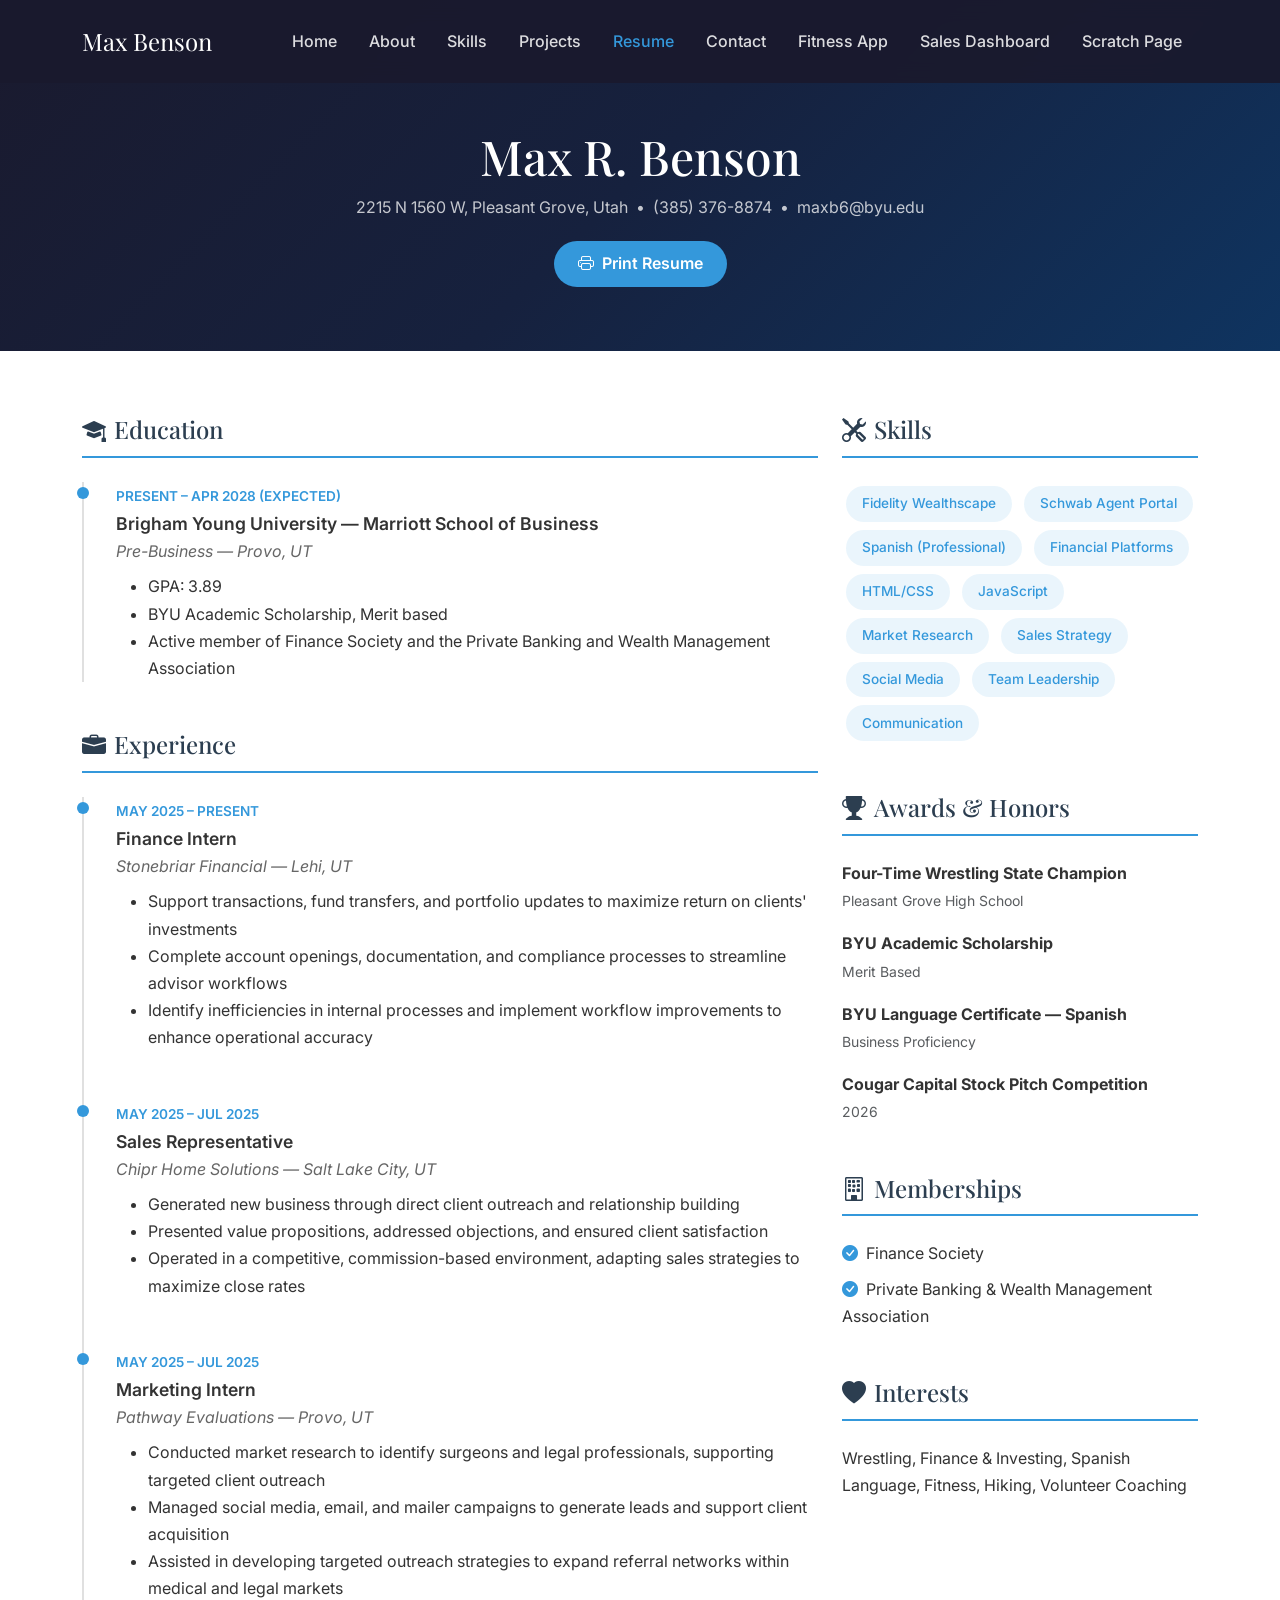
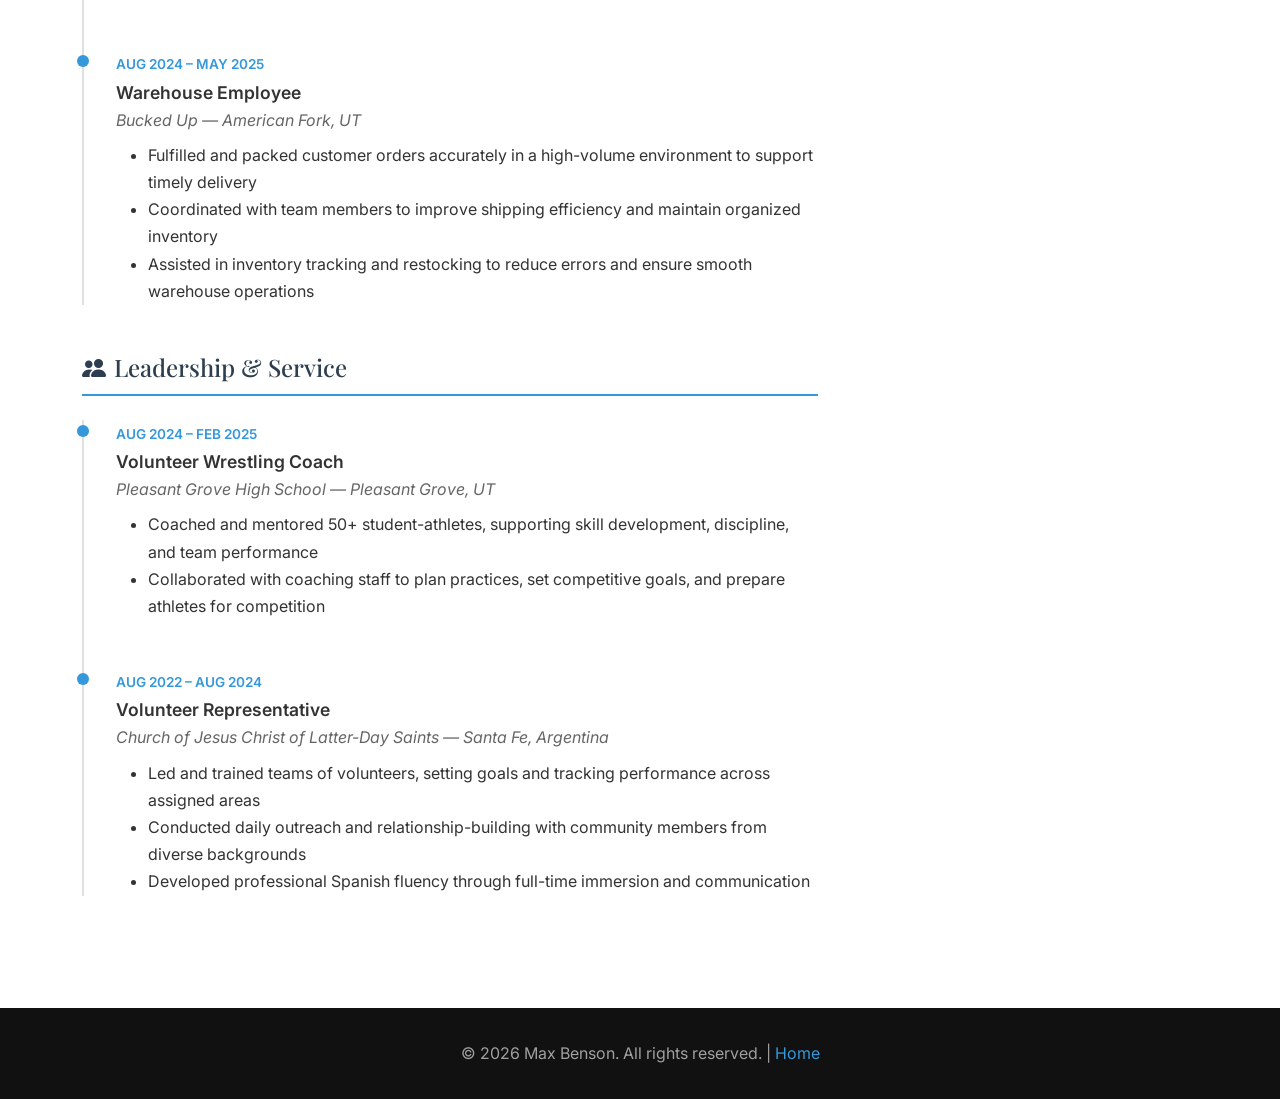
<file: resume.html>
<!DOCTYPE html>
<html lang="en">
<head>
    <meta charset="UTF-8">
    <meta name="viewport" content="width=device-width, initial-scale=1.0">
    <title>Max Benson | Resume</title>
    <link href="https://cdn.jsdelivr.net/npm/bootstrap@5.3.3/dist/css/bootstrap.min.css" rel="stylesheet">
    <link href="https://cdn.jsdelivr.net/npm/bootstrap-icons@1.11.3/font/bootstrap-icons.min.css" rel="stylesheet">
    <link href="https://fonts.googleapis.com/css2?family=Inter:wght@300;400;500;600;700&family=Playfair+Display:wght@700&display=swap" rel="stylesheet">
    <style>
        :root {
            --primary: #2c3e50;
            --accent: #3498db;
            --accent-dark: #2980b9;
            --light-bg: #f8f9fa;
            --dark-bg: #1a1a2e;
        }
        body {
            font-family: 'Inter', sans-serif;
            color: #333;
            line-height: 1.7;
        }
        .navbar {
            background: rgba(26, 26, 46, 0.95) !important;
            backdrop-filter: blur(10px);
            padding: 1rem 0;
        }
        .navbar-brand {
            font-family: 'Playfair Display', serif;
            font-size: 1.5rem;
            color: #fff !important;
        }
        .nav-link {
            color: rgba(255,255,255,0.85) !important;
            font-weight: 500;
            margin: 0 0.5rem;
            transition: color 0.3s;
        }
        .nav-link:hover, .nav-link.active { color: #3498db !important; }

        .resume-header {
            background: linear-gradient(135deg, #1a1a2e 0%, #16213e 50%, #0f3460 100%);
            padding: 8rem 0 4rem;
            color: #fff;
        }
        .resume-header h1 {
            font-family: 'Playfair Display', serif;
            font-size: 3rem;
        }

        .resume-body { padding: 4rem 0; }

        .resume-section { margin-bottom: 3rem; }
        .resume-section-title {
            font-family: 'Playfair Display', serif;
            font-size: 1.5rem;
            color: var(--primary);
            padding-bottom: 0.75rem;
            border-bottom: 2px solid var(--accent);
            margin-bottom: 1.5rem;
        }

        .timeline-item {
            position: relative;
            padding-left: 2rem;
            padding-bottom: 2rem;
            border-left: 2px solid #e0e0e0;
        }
        .timeline-item:last-child { padding-bottom: 0; }
        .timeline-item::before {
            content: '';
            width: 12px;
            height: 12px;
            background: var(--accent);
            border-radius: 50%;
            position: absolute;
            left: -7px;
            top: 5px;
        }
        .timeline-date {
            font-size: 0.85rem;
            color: var(--accent);
            font-weight: 600;
            text-transform: uppercase;
        }
        .timeline-title {
            font-weight: 600;
            font-size: 1.1rem;
            margin: 0.25rem 0;
        }
        .timeline-subtitle {
            font-style: italic;
            color: #666;
            margin-bottom: 0.5rem;
        }

        .skill-tag {
            display: inline-block;
            background: rgba(52,152,219,0.1);
            color: var(--accent);
            padding: 0.4rem 1rem;
            border-radius: 50px;
            font-size: 0.85rem;
            font-weight: 500;
            margin: 0.25rem;
        }

        .print-btn {
            background: var(--accent);
            border: none;
            border-radius: 50px;
            padding: 0.6rem 1.5rem;
            font-weight: 600;
            color: #fff;
            transition: all 0.3s;
        }
        .print-btn:hover {
            background: var(--accent-dark);
            color: #fff;
            transform: translateY(-2px);
        }

        footer {
            background: #111;
            padding: 2rem 0;
            color: rgba(255,255,255,0.6);
        }
        footer a { color: var(--accent); text-decoration: none; }
        footer a:hover { color: #fff; }

        @media print {
            .navbar, .print-btn, footer { display: none; }
            .resume-header { padding: 2rem 0; }
        }
    </style>
</head>
<body>

    <!-- Navbar -->
    <nav class="navbar navbar-expand-lg fixed-top">
        <div class="container">
            <a class="navbar-brand" href="index.html">Max Benson</a>
            <button class="navbar-toggler" type="button" data-bs-toggle="collapse" data-bs-target="#navbarNav">
                <span class="navbar-toggler-icon"></span>
            </button>
            <div class="collapse navbar-collapse" id="navbarNav">
                <ul class="navbar-nav ms-auto">
                    <li class="nav-item"><a class="nav-link" href="index.html">Home</a></li>
                    <li class="nav-item"><a class="nav-link" href="index.html#about">About</a></li>
                    <li class="nav-item"><a class="nav-link" href="index.html#skills">Skills</a></li>
                    <li class="nav-item"><a class="nav-link" href="index.html#projects">Projects</a></li>
                    <li class="nav-item"><a class="nav-link active" href="resume.html">Resume</a></li>
                    <li class="nav-item"><a class="nav-link" href="index.html#contact">Contact</a></li>
                    <li class="nav-item"><a class="nav-link" href="app.html">Fitness App</a></li>
                    <li class="nav-item"><a class="nav-link" href="scratch.html#data">Sales Dashboard</a></li>
                    <li class="nav-item"><a class="nav-link" href="scratch.html">Scratch Page</a></li>
                </ul>
            </div>
        </div>
    </nav>

    <!-- Resume Header -->
    <section class="resume-header">
        <div class="container text-center">
            <h1>Max R. Benson</h1>
            <p class="mb-1" style="color: rgba(255,255,255,0.75);">2215 N 1560 W, Pleasant Grove, Utah &nbsp;&bull;&nbsp; (385) 376-8874 &nbsp;&bull;&nbsp; maxb6@byu.edu</p>
            <button onclick="window.print()" class="print-btn mt-3"><i class="bi bi-printer me-2"></i>Print Resume</button>
        </div>
    </section>

    <!-- Resume Body -->
    <section class="resume-body">
        <div class="container">
            <div class="row">
                <!-- Left Column -->
                <div class="col-lg-8">
                    <!-- Education -->
                    <div class="resume-section">
                        <h3 class="resume-section-title"><i class="bi bi-mortarboard-fill me-2"></i>Education</h3>
                        <div class="timeline-item">
                            <span class="timeline-date">Present &ndash; Apr 2028 (Expected)</span>
                            <h5 class="timeline-title">Brigham Young University &mdash; Marriott School of Business</h5>
                            <p class="timeline-subtitle">Pre-Business &mdash; Provo, UT</p>
                            <ul>
                                <li>GPA: 3.89</li>
                                <li>BYU Academic Scholarship, Merit based</li>
                                <li>Active member of Finance Society and the Private Banking and Wealth Management Association</li>
                            </ul>
                        </div>
                    </div>

                    <!-- Experience -->
                    <div class="resume-section">
                        <h3 class="resume-section-title"><i class="bi bi-briefcase-fill me-2"></i>Experience</h3>
                        <div class="timeline-item">
                            <span class="timeline-date">May 2025 &ndash; Present</span>
                            <h5 class="timeline-title">Finance Intern</h5>
                            <p class="timeline-subtitle">Stonebriar Financial &mdash; Lehi, UT</p>
                            <ul>
                                <li>Support transactions, fund transfers, and portfolio updates to maximize return on clients' investments</li>
                                <li>Complete account openings, documentation, and compliance processes to streamline advisor workflows</li>
                                <li>Identify inefficiencies in internal processes and implement workflow improvements to enhance operational accuracy</li>
                            </ul>
                        </div>
                        <div class="timeline-item">
                            <span class="timeline-date">May 2025 &ndash; Jul 2025</span>
                            <h5 class="timeline-title">Sales Representative</h5>
                            <p class="timeline-subtitle">Chipr Home Solutions &mdash; Salt Lake City, UT</p>
                            <ul>
                                <li>Generated new business through direct client outreach and relationship building</li>
                                <li>Presented value propositions, addressed objections, and ensured client satisfaction</li>
                                <li>Operated in a competitive, commission-based environment, adapting sales strategies to maximize close rates</li>
                            </ul>
                        </div>
                        <div class="timeline-item">
                            <span class="timeline-date">May 2025 &ndash; Jul 2025</span>
                            <h5 class="timeline-title">Marketing Intern</h5>
                            <p class="timeline-subtitle">Pathway Evaluations &mdash; Provo, UT</p>
                            <ul>
                                <li>Conducted market research to identify surgeons and legal professionals, supporting targeted client outreach</li>
                                <li>Managed social media, email, and mailer campaigns to generate leads and support client acquisition</li>
                                <li>Assisted in developing targeted outreach strategies to expand referral networks within medical and legal markets</li>
                            </ul>
                        </div>
                        <div class="timeline-item">
                            <span class="timeline-date">Aug 2024 &ndash; May 2025</span>
                            <h5 class="timeline-title">Warehouse Employee</h5>
                            <p class="timeline-subtitle">Bucked Up &mdash; American Fork, UT</p>
                            <ul>
                                <li>Fulfilled and packed customer orders accurately in a high-volume environment to support timely delivery</li>
                                <li>Coordinated with team members to improve shipping efficiency and maintain organized inventory</li>
                                <li>Assisted in inventory tracking and restocking to reduce errors and ensure smooth warehouse operations</li>
                            </ul>
                        </div>
                    </div>

                    <!-- Leadership & Service -->
                    <div class="resume-section">
                        <h3 class="resume-section-title"><i class="bi bi-people-fill me-2"></i>Leadership &amp; Service</h3>
                        <div class="timeline-item">
                            <span class="timeline-date">Aug 2024 &ndash; Feb 2025</span>
                            <h5 class="timeline-title">Volunteer Wrestling Coach</h5>
                            <p class="timeline-subtitle">Pleasant Grove High School &mdash; Pleasant Grove, UT</p>
                            <ul>
                                <li>Coached and mentored 50+ student-athletes, supporting skill development, discipline, and team performance</li>
                                <li>Collaborated with coaching staff to plan practices, set competitive goals, and prepare athletes for competition</li>
                            </ul>
                        </div>
                        <div class="timeline-item">
                            <span class="timeline-date">Aug 2022 &ndash; Aug 2024</span>
                            <h5 class="timeline-title">Volunteer Representative</h5>
                            <p class="timeline-subtitle">Church of Jesus Christ of Latter-Day Saints &mdash; Santa Fe, Argentina</p>
                            <ul>
                                <li>Led and trained teams of volunteers, setting goals and tracking performance across assigned areas</li>
                                <li>Conducted daily outreach and relationship-building with community members from diverse backgrounds</li>
                                <li>Developed professional Spanish fluency through full-time immersion and communication</li>
                            </ul>
                        </div>
                    </div>
                </div>

                <!-- Right Column -->
                <div class="col-lg-4">
                    <!-- Skills -->
                    <div class="resume-section">
                        <h3 class="resume-section-title"><i class="bi bi-tools me-2"></i>Skills</h3>
                        <div>
                            <span class="skill-tag">Fidelity Wealthscape</span>
                            <span class="skill-tag">Schwab Agent Portal</span>
                            <span class="skill-tag">Spanish (Professional)</span>
                            <span class="skill-tag">Financial Platforms</span>
                            <span class="skill-tag">HTML/CSS</span>
                            <span class="skill-tag">JavaScript</span>
                            <span class="skill-tag">Market Research</span>
                            <span class="skill-tag">Sales Strategy</span>
                            <span class="skill-tag">Social Media</span>
                            <span class="skill-tag">Team Leadership</span>
                            <span class="skill-tag">Communication</span>
                        </div>
                    </div>

                    <!-- Awards -->
                    <div class="resume-section">
                        <h3 class="resume-section-title"><i class="bi bi-trophy-fill me-2"></i>Awards &amp; Honors</h3>
                        <ul class="list-unstyled">
                            <li class="mb-3">
                                <strong>Four-Time Wrestling State Champion</strong><br>
                                <small class="text-muted">Pleasant Grove High School</small>
                            </li>
                            <li class="mb-3">
                                <strong>BYU Academic Scholarship</strong><br>
                                <small class="text-muted">Merit Based</small>
                            </li>
                            <li class="mb-3">
                                <strong>BYU Language Certificate &mdash; Spanish</strong><br>
                                <small class="text-muted">Business Proficiency</small>
                            </li>
                            <li class="mb-3">
                                <strong>Cougar Capital Stock Pitch Competition</strong><br>
                                <small class="text-muted">2026</small>
                            </li>
                        </ul>
                    </div>

                    <!-- Memberships -->
                    <div class="resume-section">
                        <h3 class="resume-section-title"><i class="bi bi-building me-2"></i>Memberships</h3>
                        <ul class="list-unstyled">
                            <li class="mb-2"><i class="bi bi-check-circle-fill me-2" style="color: var(--accent);"></i>Finance Society</li>
                            <li class="mb-2"><i class="bi bi-check-circle-fill me-2" style="color: var(--accent);"></i>Private Banking &amp; Wealth Management Association</li>
                        </ul>
                    </div>

                    <!-- Interests -->
                    <div class="resume-section">
                        <h3 class="resume-section-title"><i class="bi bi-heart-fill me-2"></i>Interests</h3>
                        <p>Wrestling, Finance &amp; Investing, Spanish Language, Fitness, Hiking, Volunteer Coaching</p>
                    </div>
                </div>
            </div>
        </div>
    </section>

    <!-- Footer -->
    <footer>
        <div class="container text-center">
            <p class="mb-0">&copy; 2026 Max Benson. All rights reserved. | <a href="index.html">Home</a></p>
        </div>
    </footer>

    <script src="https://cdn.jsdelivr.net/npm/bootstrap@5.3.3/dist/js/bootstrap.bundle.min.js"></script>
</body>
</html>
</file>
